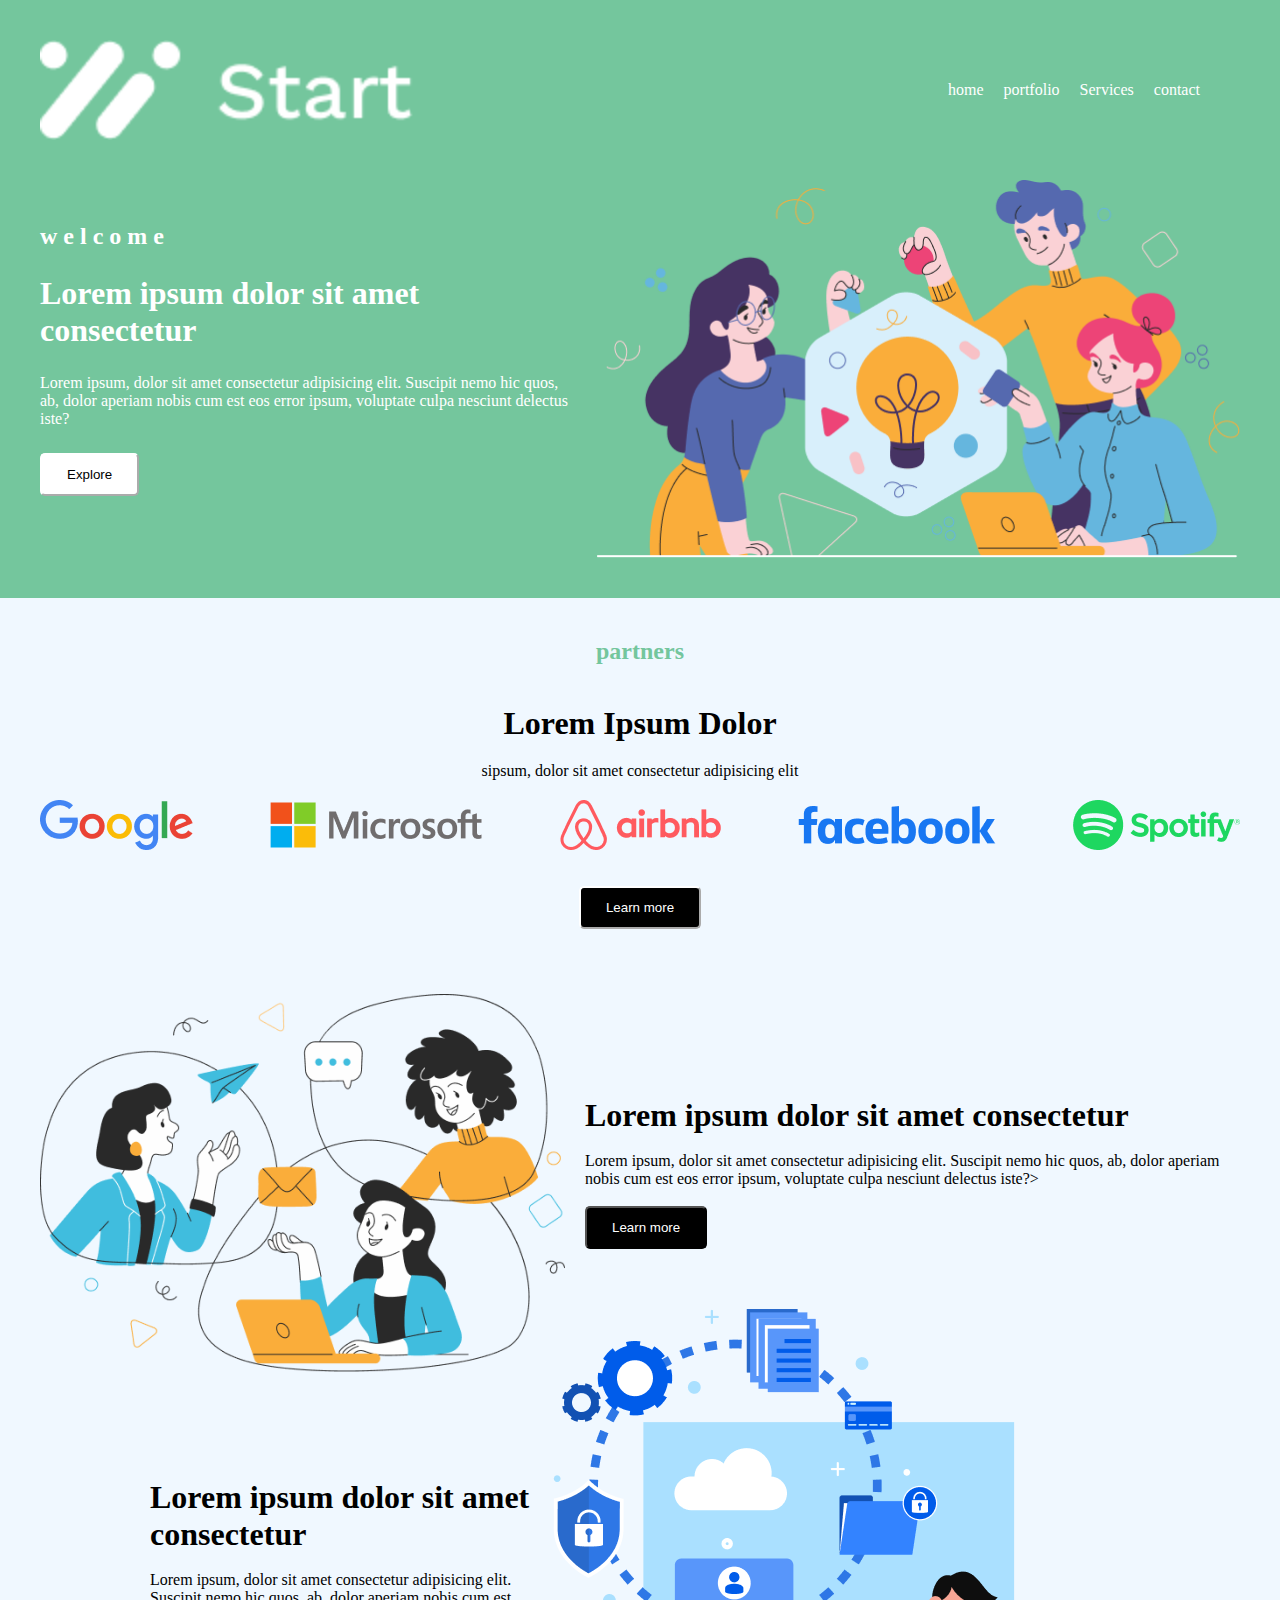
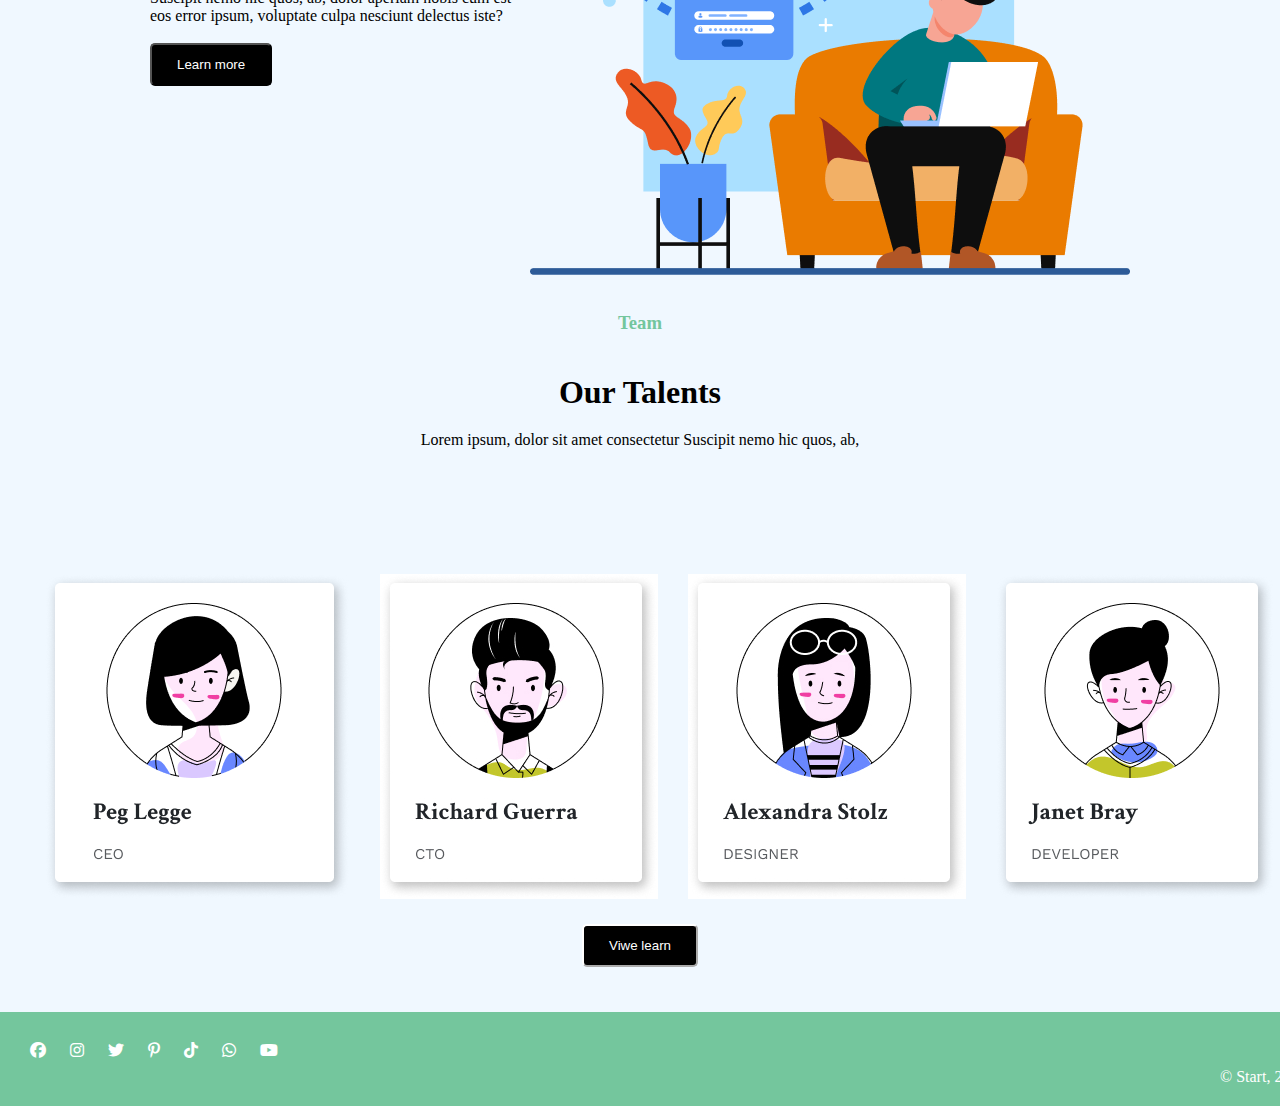
<file: index.html>
<html >
 <head>
  <meta charset="UTF-8">
  <meta name="viewport" content="width=device-width, initial-scale=1.0">
  <title>Document</title>
 </head>
 <body>
  
 </body>
 </html><html lang="en">
 <head>
  <meta charset="UTF-8">
  <meta name="viewport" content="width=device-width, initial-scale=1.0">
  <title>page title</title>
 </head>
 <body>
  
 </body>
 </html><html>
<head>
    <title>page title</title>
    <link rel="stylesheet" href="css/main.css">
    <link rel="stylesheet" href="https://cdnjs.cloudflare.com/ajax/libs/font-awesome/6.7.2/css/all.min.css"> 
    <meta name="viewport" content="width=device-width, initial-scale=1.0">
</head>
<body>
 <div class="container2">   
       <div class="green-bg">
           <div class="container">   
              <header>
                   
                <nav class="row jc-sb">
                   <img src="img/logo.png" height="100px">
               
                      <ul class="row">
                          <li><a href="index.html">home</a></li>
                          <li><a href="portfolio.html">portfolio</a></li>
                          <li><a href="services.html">Services</a></li>
                          <li><a href="contact.html">contact</a></li>
               
                      </ul>
                </nav>
       
    
              </header>
              <div class="main-content container">
                   <div class="row">
                        <div>
                               <h2 class="bottom">w e l c o m e</h2>
                               <h1 class="bottom">Lorem ipsum dolor sit amet consectetur </h1>
                               <p class="bottom">Lorem ipsum, dolor sit amet consectetur adipisicing elit. Suscipit nemo hic quos, ab, dolor aperiam nobis cum est eos error ipsum, voluptate culpa nesciunt delectus iste?</p>  
                               <a href="#"><button class="botom">Explore</button></a>
                        </div>
                        
                               <img src="img/nateba.png" alt="">
                      

                   </div>

              </div>

           </div>
      </div>
<section>
      <div class="plus container jc-sb">
          <h2>partners</h2>
          <h1>Lorem Ipsum Dolor</h1>
          <p>sipsum, dolor sit amet consectetur
               adipisicing elit</p>
        </div>
            <div class="dolor container jc-sb">
                <img src="img/google.png">
                <img src="img/microsoft.png">
                <img src="img/airbnb.png">
                <img src="img/facebook.png">
                <img src="img/spotify.png">
            </div><br><br>
             <div class="more">
                 <div class="main-content bottom" >
                 <a href="#"><button class="butoncentre">Learn more</button></a>
                 </div>
             </div>
       </section>
            <section>
                <div class="container">
                      <div class="werili">
                        <img src="img/mimowera.png" >  
                        <div>
                       <h1>Lorem ipsum dolor sit amet consectetur </h1><br>
                       <p>Lorem ipsum, dolor sit amet consectetur adipisicing elit. Suscipit nemo hic quos, ab, dolor aperiam nobis cum est eos error ipsum, voluptate culpa nesciunt delectus iste?></p>
                        <br>
                       <a href="#"><button class="batum">Learn more</button></a>
                      </div>  
                      </div>
                </div>
             
            </section>
            
              <div class="klaviatura container">
                <div>
                  <h1>Lorem ipsum dolor sit amet consectetur </h1><br>
                  <p>Lorem ipsum, dolor sit amet consectetur adipisicing elit. Suscipit nemo hic quos, ab, dolor aperiam nobis cum est eos error ipsum, voluptate culpa nesciunt delectus iste?</p>
                   <br>
               <a href="#"><button class="shavi">Learn more</button></a>
                </div>
                   <img src="img/kompiuteri.png" alt="">
               </div>
           

        <section>
           <div class="satauri">
             <h3>Team</h3>
             <h1>Our Talents</h1>
             <p>Lorem ipsum, dolor sit amet consectetur
              Suscipit nemo hic quos, ab,</p>
           </div>
           
          <div class="adamianebi container row">
                <img src="img/peg.png">
                <img src="img/richard.jpg">
                <img src="img/alaexandra.jpg">
                <img src="img/janet.png">
           </div>

            <div class="more">
                 <div class="main-content bottom" >
                   <a href="#"><button class="botom">Viwe learn</button></a>  
                 </div>
             </div>
        </section>

<footer>
  <div class="rights">
    <a href="#"><i class="fa-brands fa-facebook"></i></a>
    <a href="#"><i class="fa-brands fa-instagram"></i></a>
    <a href="#"><i class="fa-brands fa-twitter"></i></a>
    <a href="#"><i class="fa-brands fa-pinterest-p"></i></a>
    <a href="#"><i class="fa-brands fa-tiktok"></i></a>
    <a href="#"><i class="fa-brands fa-whatsapp"></i></a>
    <a href="#"><i class="fa-brands fa-youtube"></i></a>
    <p>© Start, 2022. All rights reserved.</p>
  </div>

 </footer>
</div>
</body>



</html>
</file>
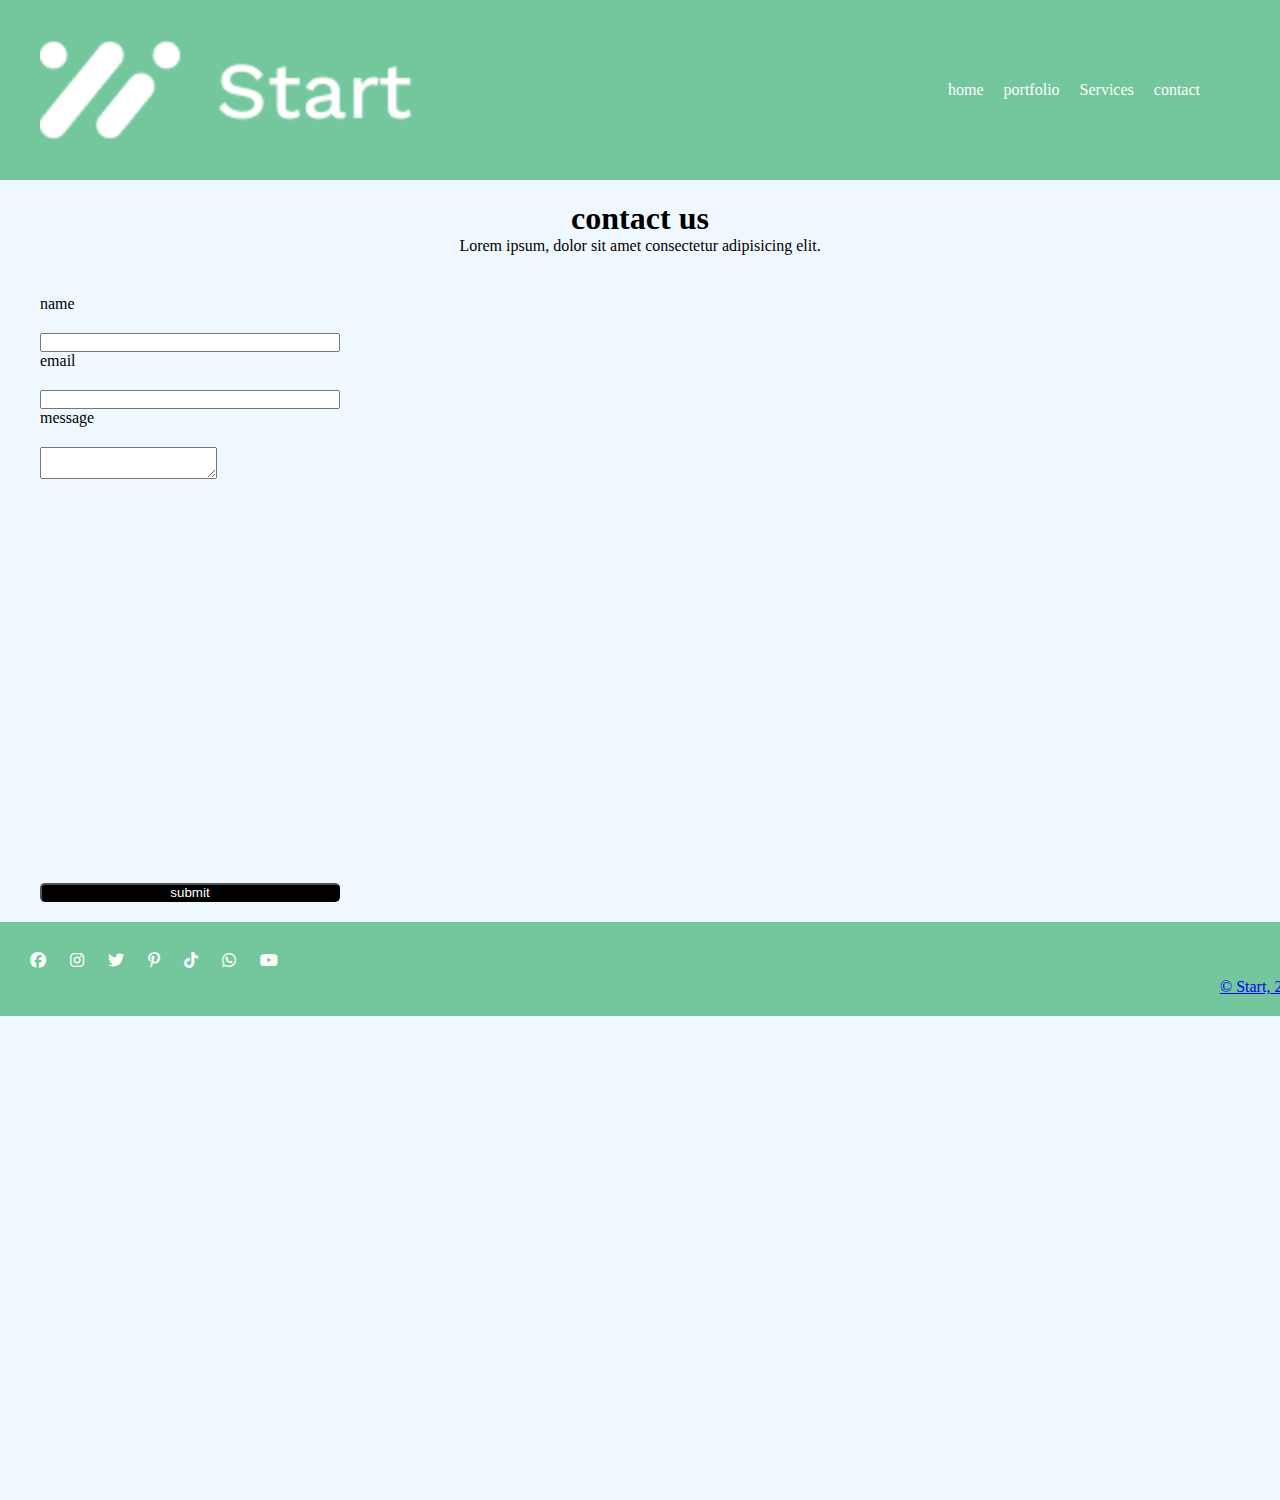
<file: contact.html>
<html>
<head>
    <title> page title</title>
    <link rel="stylesheet" href="css/main.css">
    <link rel="stylesheet" href="https://cdnjs.cloudflare.com/ajax/libs/font-awesome/6.7.2/css/all.min.css"> 
    <meta name="viewport" content="width=device-width, initial-scale=1.0">

</head>


<body>
    
       <div class="green-bg">
         <div class="container">
          <header>

           <nav class="row jc-sb">
             <img src="img/logo.png" height="100px">
     
               <ul class="row ">
                  <li><a href="index.html">home</a></li>
                  <li><a href="portfolio.html">portfolio</a></li>
                  <li><a href="services.html">Services</a></li>
                  <li><a href="contact.html">contact</a></li>
   
               </ul>
            </nav>


            </header>
          </div>
       </div> 
       <div class="container">
             <div class="us">
                <h1> contact us</h1>
                   <p>Lorem ipsum, dolor sit amet consectetur
                        adipisicing elit.</p>

              </div>
        </div>
        <div class="container">
            <div class="ruka" >
                <form>
                    <label for="name">name</label>
                    <input type="text" id="name">
                    <label for="email"> email</label>
                    <input type="email" name="email">
                    <label for="message">message</label>
                    <textarea name="message" id="message" placeholder="თქვენი შეტყობინება">
                    </textarea> <br><br>
                   <a href="#"><button class="submit">submit</button></a>

                    <iframe src="https://www.google.com/maps/embed?pb=!1m18!1m12!1m3!1d11909.146445259015!2d44.795178138202566!3d41.73591044552666!2m3!1f0!2f0!3f0!3m2!1i1024!2i768!4f13.1!3m3!1m2!1s0x404472b82b6f835d%3A0x13d9fb6a0fac64e2!2z4YObL-GDoSDhg5zhg5Dhg6vhg5Dhg5rhg5Dhg5Phg5Thg5Xhg5g!5e0!3m2!1ska!2sge!4v1738050601123!5m2!1ska!2sge" width="600" height="400" style="border:0;" allowfullscreen="" loading="lazy" referrerpolicy="no-referrer-when-downgrade" ></iframe>

                </form>
             </div>
         </div> 
  <footer>
    <div class="rights">
      <a href="#"><i class="fa-brands fa-facebook"></i></a>
      <a href="#"><i class="fa-brands fa-instagram"></i></a>
      <a href="#"><i class="fa-brands fa-twitter"></i></a>
      <a href="#"><i class="fa-brands fa-pinterest-p"></i></a>
      <a href="#"><i class="fa-brands fa-tiktok"></i></a>
      <a href="#"><i class="fa-brands fa-whatsapp"></i></a>
      <a href="#"><i class="fa-brands fa-youtube"></i></a>
     <a href="#"><p>© Start, 2022. All rights reserved.</p></a>
    </div>
  
  </footer>
  </body>
  
  </html>
</file>
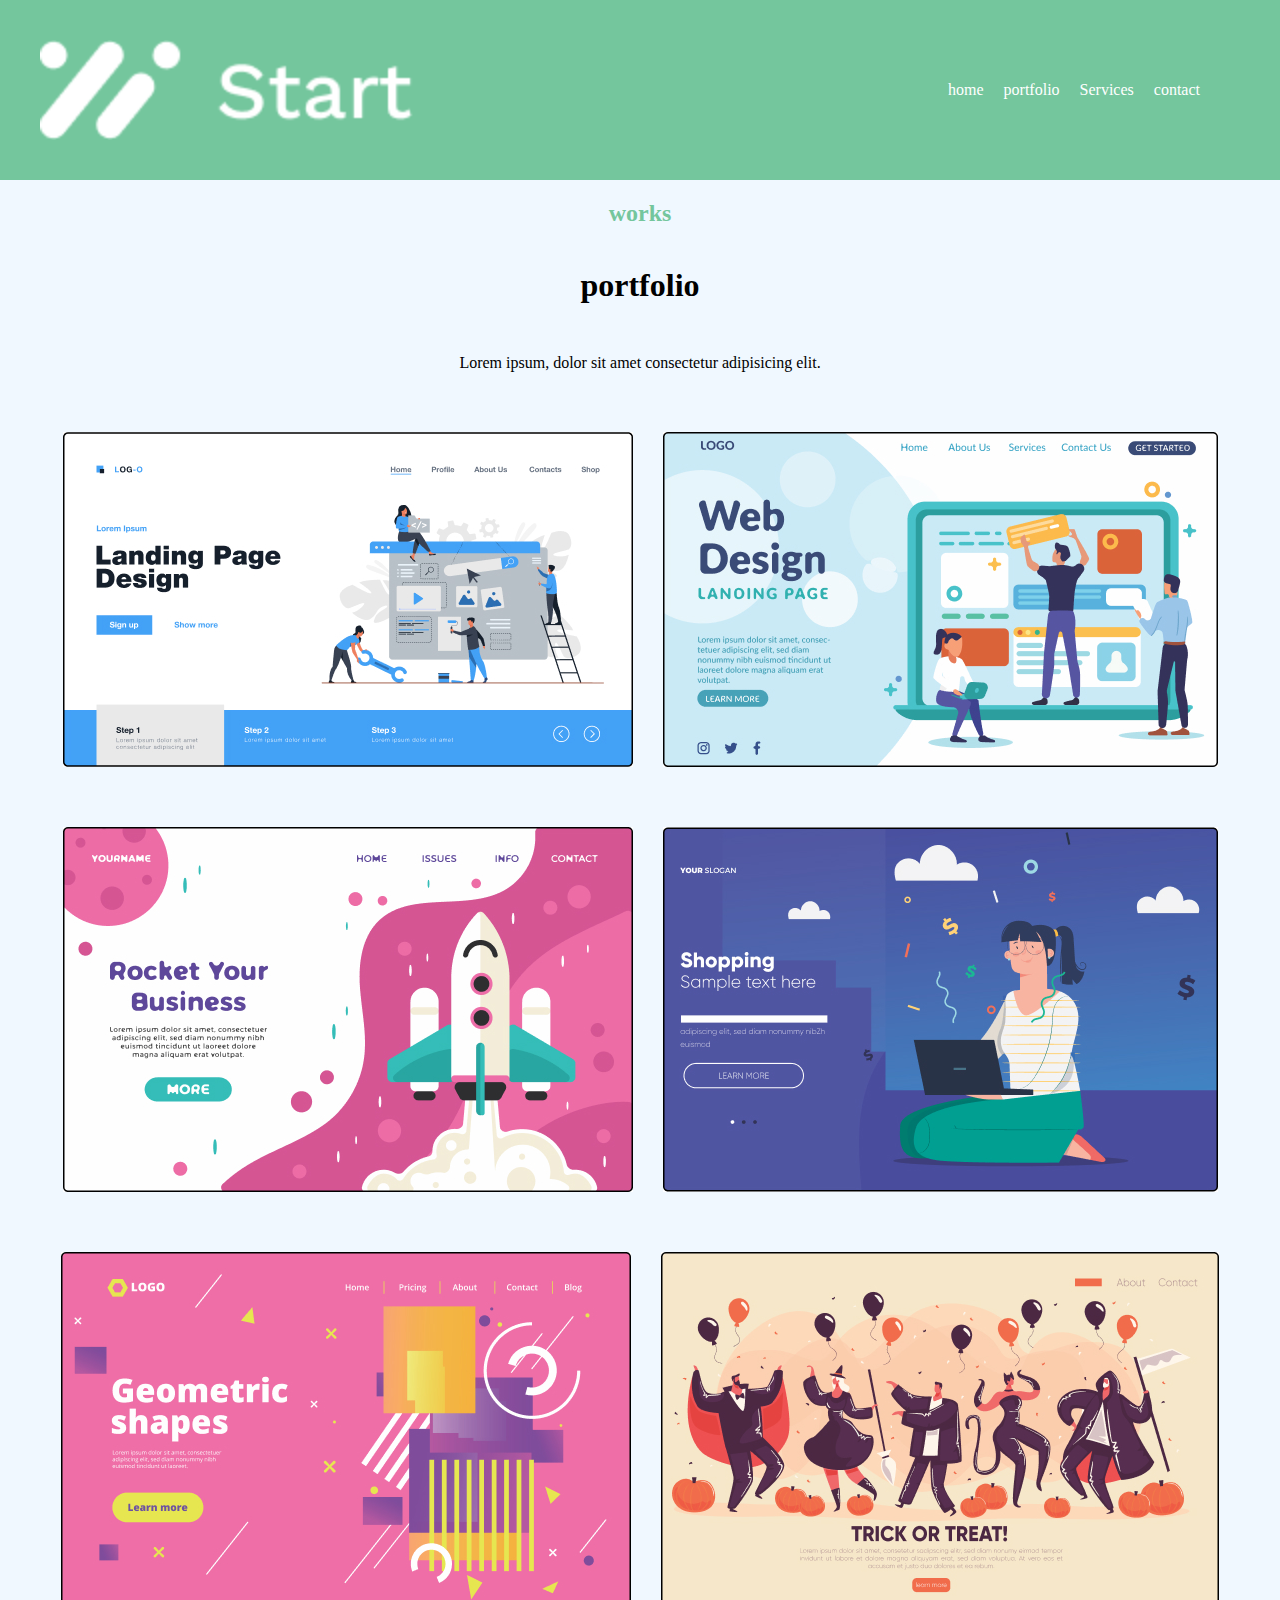
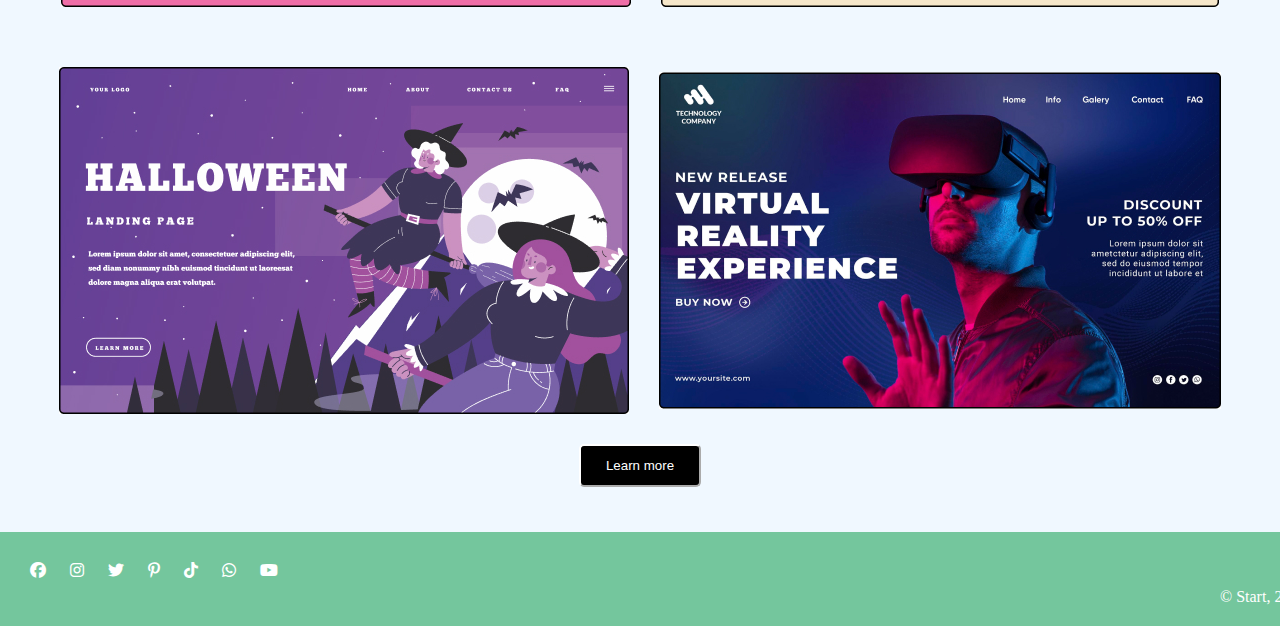
<file: portfolio.html>
<html>
<head>
    <title>page title</title>
    <link rel="stylesheet" href="css/main.css">
    <link rel="stylesheet" href="https://cdnjs.cloudflare.com/ajax/libs/font-awesome/6.7.2/css/all.min.css"> 
    <meta name="viewport" content="width=device-width, initial-scale=1.0">
</head>
<body>
    <div class="green-bg">
        <div class="container">
           <header>
             <nav class="row jc-sb">
                <img src="img/logo.png" height="100px">
            
                   <ul class="row ">
                       <li><a href="index.html">home</a></li>
                       <li><a href="portfolio.html">portfolio</a></li>
                       <li><a href="services.html">Services</a></li>
                       <li><a href="contact.html">contact</a></li>
            
                   </ul>
             </nav>
    
 
           </header>
       </div>
    </div>
      <section>
<div class="container">
<div class="file">
    <h2>works</h2>
    <h1>portfolio</h1>
    <p>Lorem ipsum, dolor sit amet consectetur
        adipisicing elit.</p>
    </div>
       <div class="disaini ">
         <img src="img/page.jpg">
         <img src="img/disaini.jpg" >  
      </div>
       <div class="disaini">
            <img src="img/raketa.jpg">
            <img src="img/shopingi.jpg">
       </div>
       <div class="disaini">
        <img src="img/geometria.jpg">
        <img src="img/cekva.jpg" >
       </div>
       <div class="disaini">
        <img src="img/helloween.jpg" >
        <img src="img/satvale.jpg" >
       </div>

       <div class="more">
                 <div class="main-content bottom" >
                 <a href="#"><button class="botom"> Learn more</button></a>
                 </div>
             </div>
       
      </section>
      <footer>
        <div class="rights">
          <i class="fa-brands fa-facebook"></i>
          <i class="fa-brands fa-instagram"></i>
          <i class="fa-brands fa-twitter"></i>
          <i class="fa-brands fa-pinterest-p"></i>
          <i class="fa-brands fa-tiktok"></i>
          <i class="fa-brands fa-whatsapp"></i>
          <i class="fa-brands fa-youtube"></i>
          <p>© Start, 2022. All rights reserved.</p>
        </div>
      
      </footer>
</body>


</html>
</file>
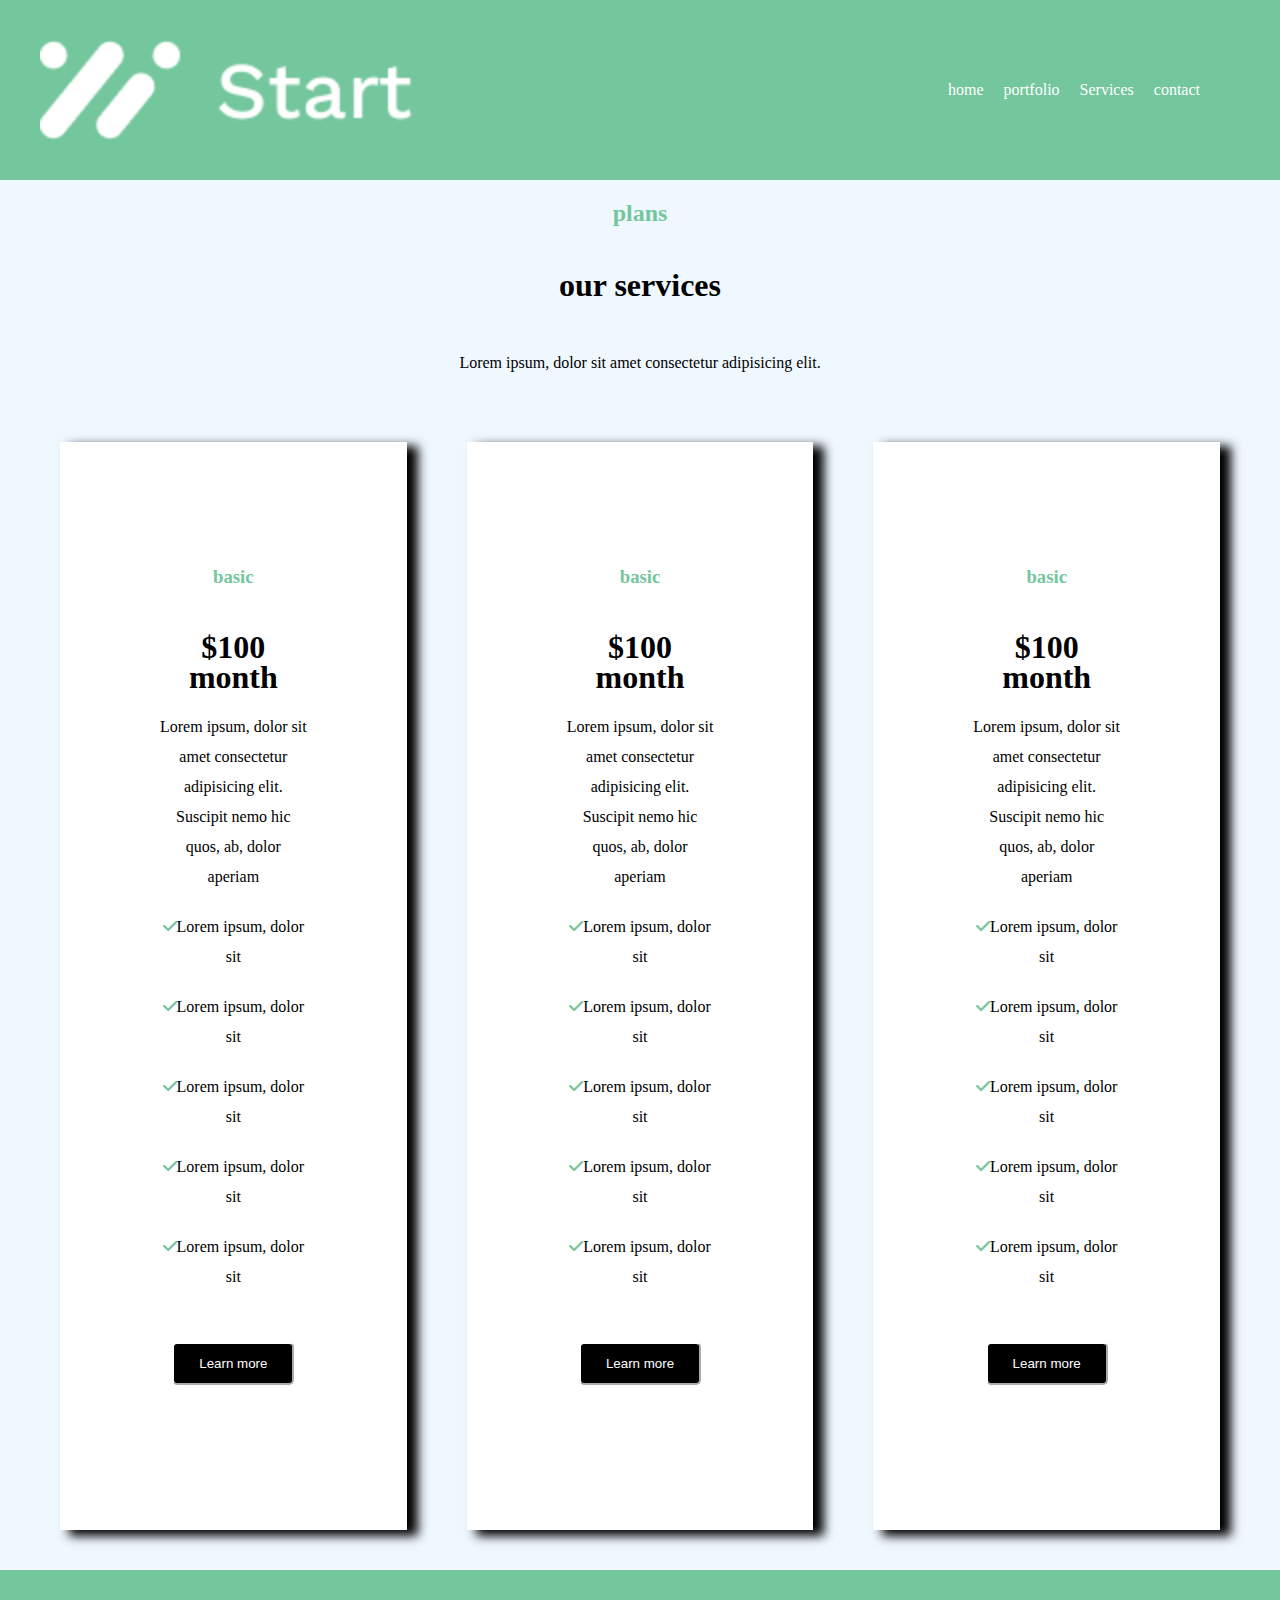
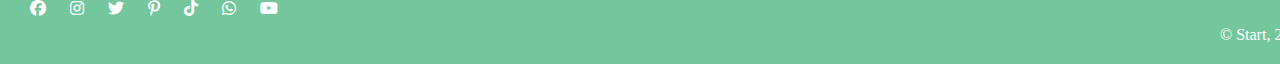
<file: services.html>
<html>
<head>
    <title> page title</title>
    <link rel="stylesheet" href="css/main.css">
    <link rel="stylesheet" href="https://cdnjs.cloudflare.com/ajax/libs/font-awesome/6.7.2/css/all.min.css"> 
    <meta name="viewport" content="width=device-width, initial-scale=1.0">

</head>
<body>
    <div class="green-bg">
        <div class="container">
           <header>
             <nav class="row jc-sb">
                <img src="img/logo.png" height="100px">
                   <ul class="row ">
                       <li><a href="index.html">home</a></li>
                       <li><a href="portfolio.html">portfolio</a></li>
                       <li><a href="services.html">Services</a></li>
                       <li><a href="contact.html">contact</a></li>
                   </ul>
             </nav>   
            </header>
       </div>
    </div>
    <div class="file">
        <h2>plans</h2>
        <h1>our services</h1>
        <p>Lorem ipsum, dolor sit amet consectetur
            adipisicing elit.</p>
    </div>
    <div class="container">
       <div class="row">
            <div class="dayofa">
                <div class="satauri">
                  <h3>basic</h3>
                    <h1>$100 month</h1>
                        <p>Lorem ipsum, dolor sit amet consectetur adipisicing elit. Suscipit nemo hic quos, ab, dolor aperiam</p>
                            <P><i class="fa-solid fa-check"></i>Lorem ipsum, dolor sit </P>
                            <P><i class="fa-solid fa-check"></i>Lorem ipsum, dolor sit </P>
                            <P><i class="fa-solid fa-check"></i>Lorem ipsum, dolor sit </P>
                            <P><i class="fa-solid fa-check"></i>Lorem ipsum, dolor sit </P>
                            <P><i class="fa-solid fa-check"></i>Lorem ipsum, dolor sit </P>
                            <br>
                            <div class="more">
                                <div class="main-content bottom" >
                                <a href="#"><button class="botom">Learn more</button></a>
                                </div>
                            </div>
                </div>
            </div>  
            <div class="dayofa">
                <div class="satauri">
                  <h3>basic</h3>
                    <h1>$100 month</h1>
                        <p>Lorem ipsum, dolor sit amet consectetur adipisicing elit. Suscipit nemo hic quos, ab, dolor aperiam</p>
                            <P><i class="fa-solid fa-check"></i>Lorem ipsum, dolor sit </P>
                            <P><i class="fa-solid fa-check"></i>Lorem ipsum, dolor sit </P>
                            <P><i class="fa-solid fa-check"></i>Lorem ipsum, dolor sit </P>
                            <P><i class="fa-solid fa-check"></i>Lorem ipsum, dolor sit </P>
                            <P><i class="fa-solid fa-check"></i>Lorem ipsum, dolor sit </P>
                            <br>
                            <div class="more">
                                <div class="main-content bottom" >
                                 <a href="#"><button class="botom">Learn more</button> </a>
                                </div>
                            </div>
                </div>
            </div>  
            <div class="dayofa">
                <div class="satauri">
                  <h3>basic</h3>
                    <h1>$100 month</h1>
                        <p>Lorem ipsum, dolor sit amet consectetur adipisicing elit. Suscipit nemo hic quos, ab, dolor aperiam</p>
                            <P><i class="fa-solid fa-check"></i>Lorem ipsum, dolor sit </P>
                            <P><i class="fa-solid fa-check"></i>Lorem ipsum, dolor sit </P>
                            <P><i class="fa-solid fa-check"></i>Lorem ipsum, dolor sit </P>
                            <P><i class="fa-solid fa-check"></i>Lorem ipsum, dolor sit </P>
                            <P><i class="fa-solid fa-check"></i>Lorem ipsum, dolor sit </P>
                           <br>
                            <div class="more">
                                <div class="main-content bottom" >
                                  <a href="#"><button class="botom">Learn more</button></a>
                                </div>
                            </div>
                </div>
            </div>  
    </div>
</div> 
<footer>
    <div class="rights">
      <i class="fa-brands fa-facebook"></i>
      <i class="fa-brands fa-instagram"></i>
      <i class="fa-brands fa-twitter"></i>
      <i class="fa-brands fa-pinterest-p"></i>
      <i class="fa-brands fa-tiktok"></i>
      <i class="fa-brands fa-whatsapp"></i>
      <i class="fa-brands fa-youtube"></i>
      <p>© Start, 2022. All rights reserved.</p>
    </div>
  </footer>
  </body>
  </html>
</file>
<file: css/main.css>
*{
    padding: 0;
    margin: 0;
}

body{
    background-color: aliceblue;
    height: 1500px;
}
    .green-bg{
        background-color: #74c69d;
        padding: 20px 0;
        
       
    }
    header{
        flex-direction: row;
        position: sticky;
        top: 0;
        color: #ffffff; 
        background-color: #74c69d;
    }
    
    .row{
        display: flex;
        gap: 20px; 
        align-items: center;
        justify-content: space-between;
        padding: 20 40;
       flex-direction: row;
       
    }
    jc-sb{
        justify-content: space-between;
    
    }
    .container2{
        flex-direction: row;
    }
    .container{
        flex-direction: row;
        max-width: 1440px;
        margin:0 auto;
      
    }
     nav ul li a{
        color: #ffffff;
        text-decoration: none; 
        
     }
     nav ul li a:hover {
        color: orangered;
     }
    
    
     
     ul li{
        list-style: none;
       
     }
     .main-content img{
        width: 644px;
        height: 378px;
        flex-direction: row;
    
     }
     .main-content{
        flex-direction: row;
        color: #ffffff;
        display: inline-block;
     }
     .bottom{
        margin-bottom: 25px;
     }
    .main-content button{
      padding: 12px 25px;
      border-color: #ffffff;
    
    
    }
    
    .plus{
        max-width: 1440;
        margin: 0 auto;
        padding: 20px;
        text-align: center;   
    
    }
    .plus h2{
        color: #74c69d;
        padding: 20px;
    
    }
    .plus h2 {
        padding: 20px;
    }
    .plus h1{
        padding: 20px;
    }
    .dolor{ 
       display: flex;
        max-width: 1200px;
        display: flex;
        gap: 20px; 
        align-items: center;
        justify-content: space-between;
        flex-direction: row;
    }
    .learn{
        margin-bottom: 20px;
        background-color: black;
        color: #ffffff;
        text-align: center;
        align-items: center;
        border-radius: 5px;
    }
    .botom{
        margin-bottom: 20px;
        background-color:#ffffff;
        color:black;  
        text-align: center;
        align-items: center;
        border-radius: 5px;
    }
.botom  a button:hover{
color: brown;
}
.more button:hover{
    color: brown;
}
a:hover{
    color: brown;
}
    .more button{
    
        margin-bottom: 20px;
        background-color:black;
        color:#ffffff;
        text-align: center;
        align-items: center;
        border-radius: 5px;
    }
    .potoebistvis{  
         margin-bottom: 20px;
        background-color: black;
        color: #ffffff;  
        border-radius: 5px;
        padding: 12px 25px;
        text-align: center;
        align-items: center;
    
    }
    
    .batum{
        margin-bottom: 20px;
        background-color: black;
        color: #ffffff;  
        border-radius: 5px;
        padding: 12px 25px;
    
    }
    .more{
        text-align: center;
    }
    .dis-play{
        display: inline-block;
    }
    .werili{
    flex-direction: row;
        display: flex;
        gap: 20px; 
        align-items: center;
        justify-content: space-between;
        padding: 20 40;
    }
    .werili img{
        width: 644;
        height: 378;
    }
    .shavi{
        padding: 12px 25px;
        margin-bottom: 20px;
        background-color: black;
        color: #ffffff;  
        border-radius: 5px
    }
    .klaviatura{display: flex;
        justify-content: center;
        align-items: center; 
        height: 100px;
        padding: 150px;
    }
    .satauri h3{
       color: #74c69d;
       padding: 20px;
       
    }
    .satauri{
        flex-direction: row;
        text-align: center;
        padding: 100px;
    }
    .satauri h1{
        padding: 20px;
        flex-direction: row;
    }
    .satauri i{
        color: #74c69d;
     
    }
    .dayofa{
    flex-direction: row;
    background-color: #ffffff;
    margin: 20px;
    line-height: 30px; 
    font-size: 20spx;
    box-shadow: 10px 5px 10px 1px;
    }
    .dayofa p{
      
        margin-bottom: 20px;
        text-align: center;
    }
    .adamianebi img{
        flex-direction: row;
        padding: 5px;
        align-items: center;
        justify-content: center;
        gap: 20px;
    }
    .viwe{
        padding: 12px 25px;
        margin-bottom: 20px;
        text-align: center;
        background-color: black;
        color: #ffffff;  
        border-radius: 5px
    
    }
    footer{
        flex-direction: row;
         background-color: #74c69d;
        width: 1440px;
        margin: 0 auto;
       align-items: center;
        padding: 20px;
        justify-content: space-between;
        color: #ffffff;
       
    }
    footer div i{
         color: #ffffff;
         padding: 10px;
        display: flax;
        display: flexbox;
        justify-content: space-between;      
    }
    footer i:hover{
        color: brown;

    }
    footer p{
        margin-left: 1200px;

    }

    .file h2{
        color: #74c69d;
        padding: 20px;
    
    }
    .file{
        text-align: center;
    }
    .file h1{
        padding: 20px;
    }
    .file p{
        padding: 30px;
    }
    
    .disaini{
     display: flex;
     justify-content: center;
     align-items: center;
     padding: 30px 50px;
     gap: 30px;
     flex-direction: row;

    }
    .disaini img{
        gap: 30px;

    }
    .us{
        text-align: center;
        padding: 20px 
    
    }
    input{
    width: 300px;
    }
    label{
    display: block;
    margin-bottom: 20px;   
    }
    .submit{
        background-color: black;
        width: 300px;
        color: #ffffff;
        border-radius: 5px;
    }
    .ruka{
        display: flex;
        justify-content: space-between;
        gap: 20;
        padding: 20px 40px;
        flex-direction: row;
       
        
    }


    
 

 @media only screen  and (max-width: 768px){
    header{
        flex-direction: column;
    }
    .container2{
        flex-direction: column;

    }
    .green-bg{
        flex-direction: column;
    }
    .row jc-sb{
        flex-direction: column;
    }
    .dolor{
        flex-direction: column;
    }
  .adamianebi{
    flex-direction: column;
  }
.werili{
    flex-direction: column;
}
.main-content{
    flex-direction: column;
}
.main-content img{
    flex-direction: column;
}
.container{
    flex-direction: column;
}
footer{
    flex-direction: column;
}
.disaini{
    flex-direction: column;
}
.dayofa{
    flex-direction: column;
}
.satauri{
    flex-direction: column;
}
.ruka{
    flex-direction: column;
}

 }
</file>
